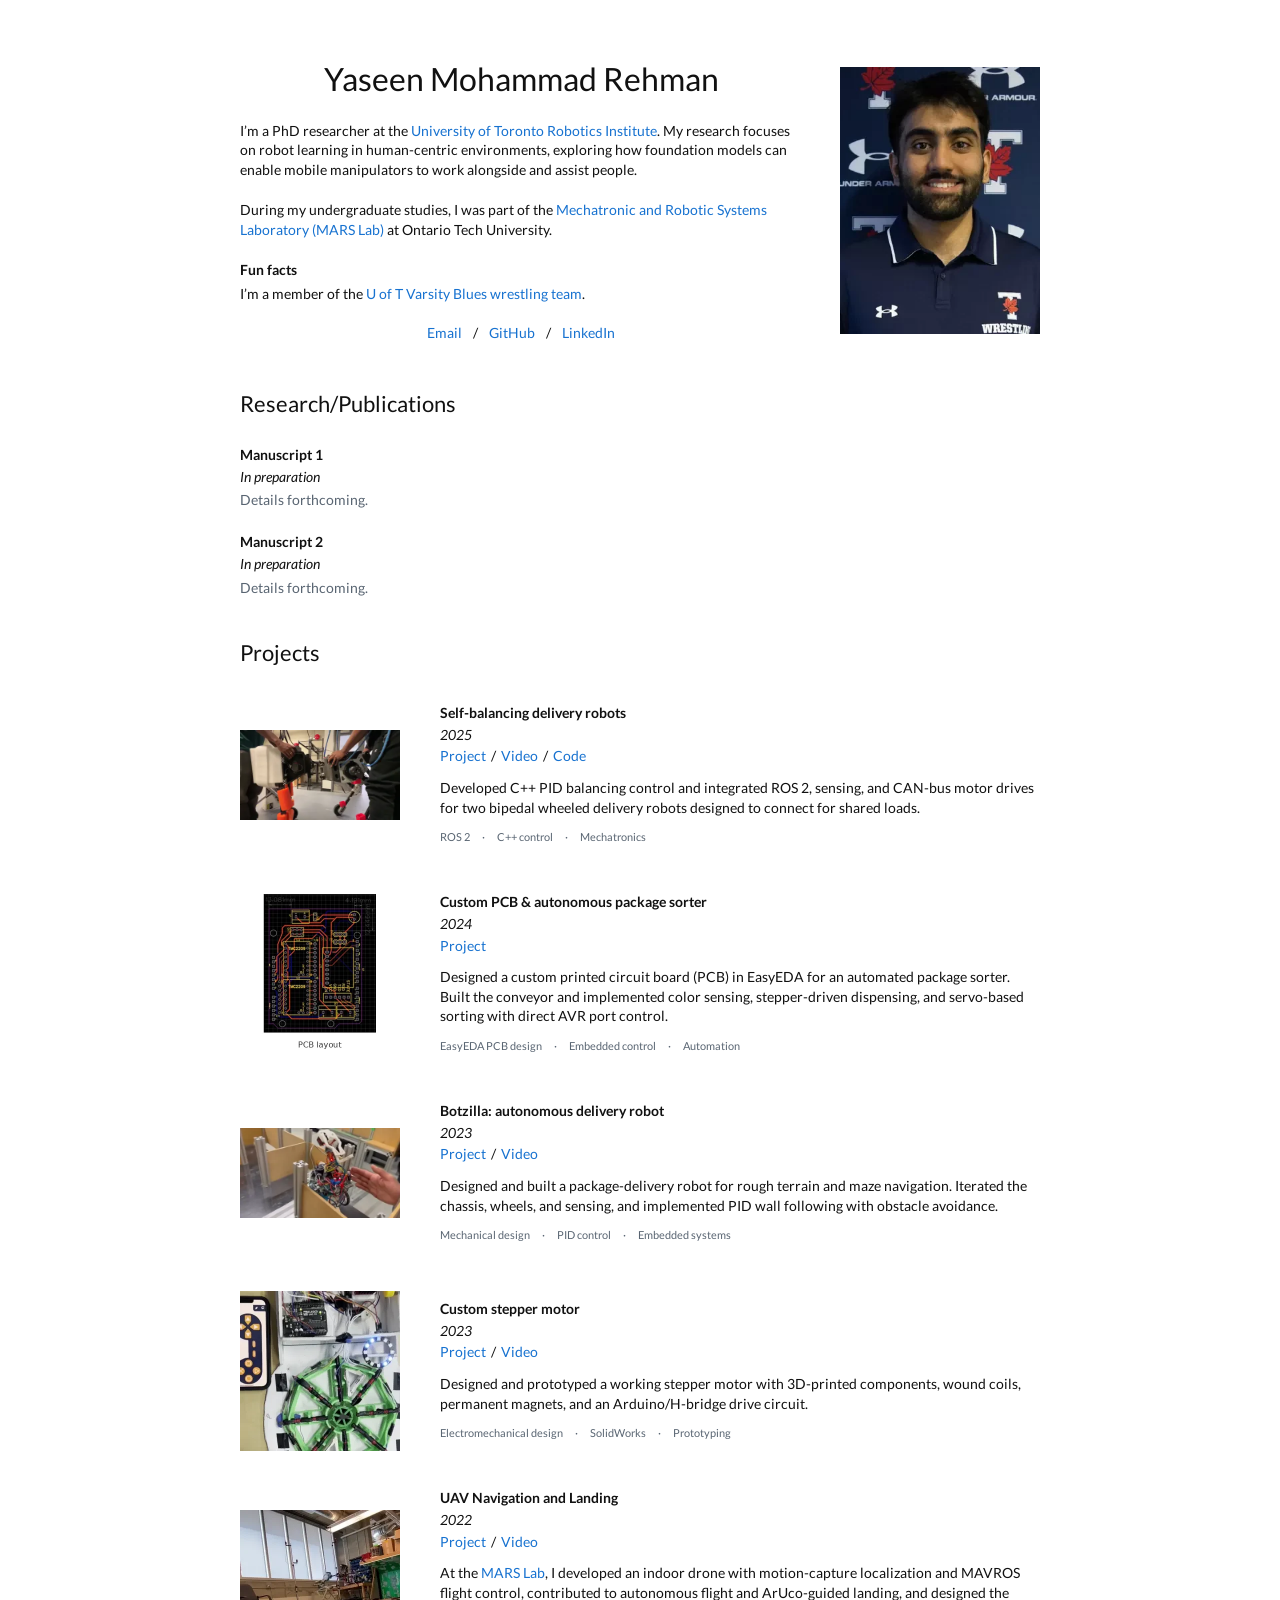
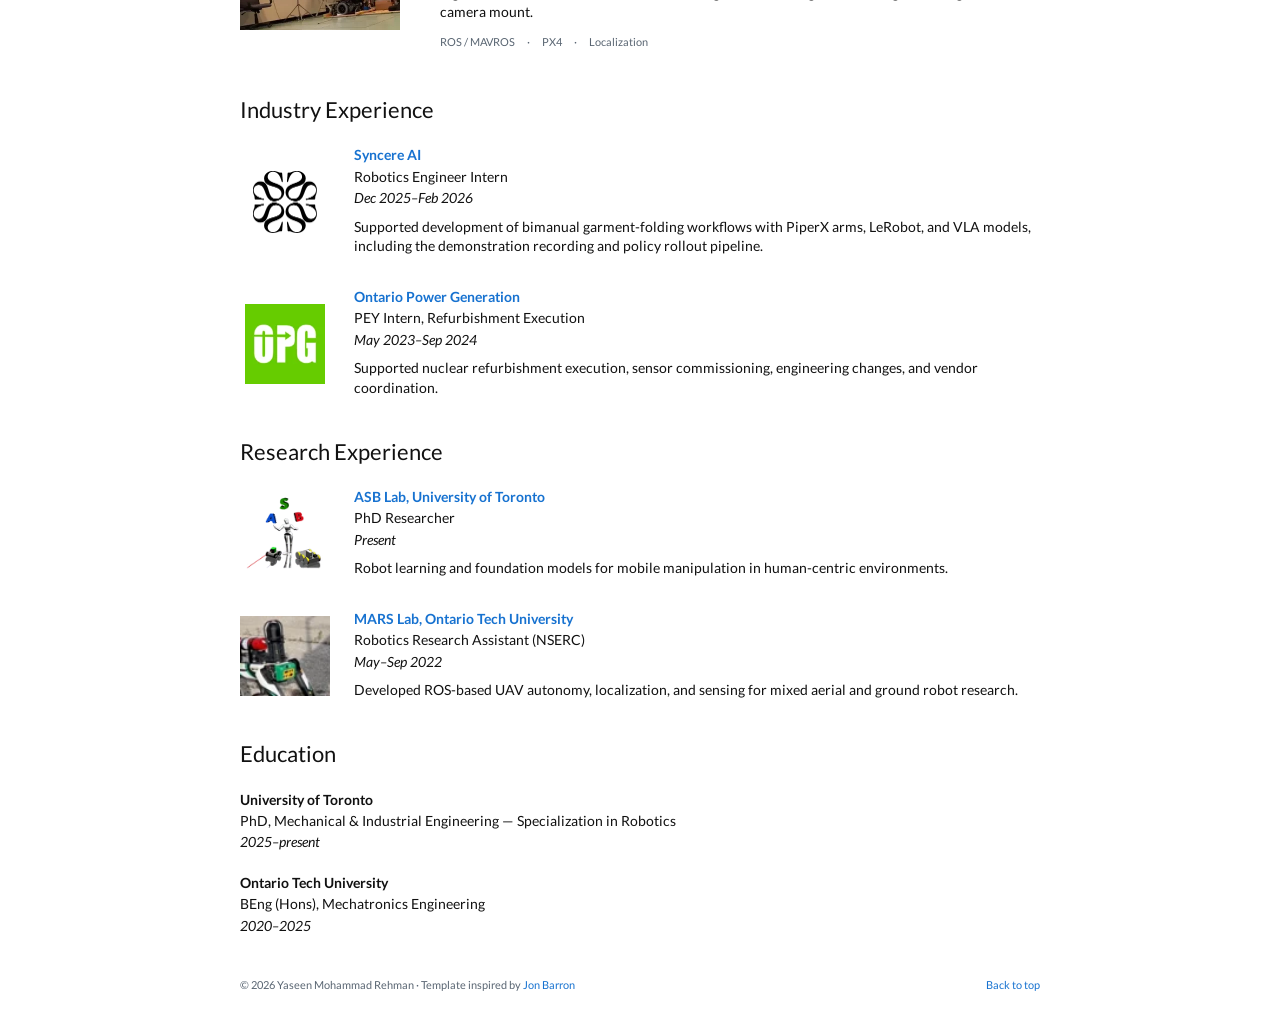
<file: index.html>
<!doctype html>
<html lang="en">
<head>
  <meta charset="utf-8">
  <meta name="viewport" content="width=device-width, initial-scale=1">
  <meta name="description" content="Yaseen Mohammad Rehman — PhD researcher at the University of Toronto Robotics Institute, focused on robot learning in human-centric environments.">
  <meta name="theme-color" content="#ffffff">
  <meta property="og:type" content="website">
  <meta property="og:title" content="Yaseen Mohammad Rehman | Robotics">
  <meta property="og:description" content="Yaseen Mohammad Rehman — PhD researcher at the University of Toronto Robotics Institute, focused on robot learning in human-centric environments.">
  <title>Yaseen Mohammad Rehman | Robotics</title>
  <link rel="icon" href="assets/favicon.svg" type="image/svg+xml">
  <link rel="preload" href="assets/fonts/lato-regular.woff2" as="font" type="font/woff2" crossorigin>
  <link rel="stylesheet" href="styles.css">
  <script src="previews.js" defer></script>
</head>
<body id="top">
  <a class="skip-link" href="#main">Skip to content</a>
  <div class="page">
    <main id="main">
      <section class="intro" aria-labelledby="name">
        <div class="intro-copy">
          <h1 id="name">Yaseen Mohammad Rehman</h1>
          <p>I’m a PhD researcher at the <a href="https://robotics.utoronto.ca/">University of Toronto Robotics Institute</a>. My research focuses on robot learning in human-centric environments, exploring how foundation models can enable mobile manipulators to work alongside and assist people.</p><p>During my undergraduate studies, I was part of the <a href="https://engineering.ontariotechu.ca/mars/index.php">Mechatronic and Robotic Systems Laboratory (MARS Lab)</a> at Ontario Tech University.</p>
          <div class="fun-facts" aria-labelledby="fun-facts-heading">
            <h2 id="fun-facts-heading">Fun facts</h2>
            <p>I’m a member of the <a href="https://varsityblues.ca/sports/wrestling/roster/yaseen-rehman/18204">U of T Varsity Blues wrestling team</a>.</p>
          </div>
          <ul class="social-links" aria-label="Contact and profiles"><li><a href="mailto:yaseenrehman7866@gmail.com">Email</a></li><li><a href="https://github.com/YaseenRehman786">GitHub</a></li><li><a href="https://www.linkedin.com/in/yaseen-m-r/">LinkedIn</a></li></ul>
        </div>
        <figure class="portrait"><img src="assets/profile.webp" alt="Yaseen Mohammad Rehman in his University of Toronto Varsity Blues wrestling team shirt" width="300" height="400" loading="eager" decoding="async" fetchpriority="high"></figure>
      </section>
      <section id="research" class="section" aria-labelledby="research-heading">
        <h2 id="research-heading">Research/Publications</h2>
        <div class="research-list"><article class="paper" id="paper-01">
      <div><h3>Manuscript 1</h3>
      <p class="paper-status">In preparation</p><p class="paper-detail">Details forthcoming.</p></div>
    </article>
<article class="paper" id="paper-02">
      <div><h3>Manuscript 2</h3>
      <p class="paper-status">In preparation</p><p class="paper-detail">Details forthcoming.</p></div>
    </article></div>
      </section>
      <section id="projects" class="section" aria-labelledby="projects-heading">
        <h2 id="projects-heading">Projects</h2>
        <article class="project" id="self-balancing-delivery-robot" aria-labelledby="self-balancing-delivery-robot-title">
      <figure class="project-media"><a href="https://sites.google.com/view/yaseenportfolio/projects/self-balancing-robot"><img src="assets/balancing-poster-two-shots.webp" alt="Self-balancing delivery robot prototype in the original capstone demonstration" width="400" height="226" loading="lazy" decoding="async" data-animated-src="assets/balancing-preview-two-shots.webp" data-still-src="assets/balancing-poster-two-shots.webp"></a></figure>
      <div class="project-copy">
        <h3 id="self-balancing-delivery-robot-title">Self-balancing delivery robots</h3>
        <p class="context">2025</p>
        <div class="resource-links"><a href="https://sites.google.com/view/yaseenportfolio/projects/self-balancing-robot">Project</a><a href="https://drive.google.com/file/d/140x8sOQzNeMM3h2QBOlNDKsRmwEh0HgI/view">Video</a><a href="https://github.com/YaseenRehman786/Bipedal-Self-Balancing-PID">Code</a></div>
        <p class="summary">Developed C++ PID balancing control and integrated ROS 2, sensing, and CAN-bus motor drives for two bipedal wheeled delivery robots designed to connect for shared loads.</p>
        <ul class="tags" aria-label="Technical areas"><li>ROS 2</li><li>C++ control</li><li>Mechatronics</li></ul>
      </div>
    </article>
<article class="project" id="pcb-conveyor-sorter" aria-labelledby="pcb-conveyor-sorter-title">
      <figure class="project-media"><a href="https://sites.google.com/view/yaseenportfolio/projects/autonomous-conveyor-belt"><img src="assets/conveyor-poster.webp" alt="Animated overview of the custom PCB layout, original conveyor CAD animation, and assembled package sorter" width="320" height="320" loading="lazy" decoding="async" data-animated-src="assets/conveyor-preview.webp" data-still-src="assets/conveyor-poster.webp"></a></figure>
      <div class="project-copy">
        <h3 id="pcb-conveyor-sorter-title">Custom PCB &amp; autonomous package sorter</h3>
        <p class="context">2024</p>
        <div class="resource-links"><a href="https://sites.google.com/view/yaseenportfolio/projects/autonomous-conveyor-belt">Project</a></div>
        <p class="summary">Designed a custom printed circuit board (PCB) in EasyEDA for an automated package sorter. Built the conveyor and implemented color sensing, stepper-driven dispensing, and servo-based sorting with direct AVR port control.</p>
        <ul class="tags" aria-label="Technical areas"><li>EasyEDA PCB design</li><li>Embedded control</li><li>Automation</li></ul>
      </div>
    </article>
<article class="project" id="autonomous-delivery-robot" aria-labelledby="autonomous-delivery-robot-title">
      <figure class="project-media"><a href="https://sites.google.com/view/yaseenportfolio/projects/autonomous-delivery-robot"><img src="assets/delivery-poster-132-145.webp" alt="Botzilla demonstrating arm movement and maze navigation in the original project video" width="400" height="226" loading="lazy" decoding="async" data-animated-src="assets/delivery-preview-132-145.webp" data-still-src="assets/delivery-poster-132-145.webp"></a></figure>
      <div class="project-copy">
        <h3 id="autonomous-delivery-robot-title">Botzilla: autonomous delivery robot</h3>
        <p class="context">2023</p>
        <div class="resource-links"><a href="https://sites.google.com/view/yaseenportfolio/projects/autonomous-delivery-robot">Project</a><a href="https://drive.google.com/file/d/1uHFrab03k7BYN2h_JnaWVN8ES2yFJEwb/view">Video</a></div>
        <p class="summary">Designed and built a package-delivery robot for rough terrain and maze navigation. Iterated the chassis, wheels, and sensing, and implemented PID wall following with obstacle avoidance.</p>
        <ul class="tags" aria-label="Technical areas"><li>Mechanical design</li><li>PID control</li><li>Embedded systems</li></ul>
      </div>
    </article>
<article class="project" id="stepper-motor" aria-labelledby="stepper-motor-title">
      <figure class="project-media"><a href="https://sites.google.com/view/yaseenportfolio/projects/stepper-motor"><img src="assets/stepper-poster.webp" alt="Custom stepper motor prototype operating in its original demonstration" width="320" height="320" loading="lazy" decoding="async" data-animated-src="assets/stepper-preview.webp" data-still-src="assets/stepper-poster.webp"></a></figure>
      <div class="project-copy">
        <h3 id="stepper-motor-title">Custom stepper motor</h3>
        <p class="context">2023</p>
        <div class="resource-links"><a href="https://sites.google.com/view/yaseenportfolio/projects/stepper-motor">Project</a><a href="https://drive.google.com/file/d/1NX9uD6P7669vfbMQEWM1z7B1iA-QNAGy/view">Video</a></div>
        <p class="summary">Designed and prototyped a working stepper motor with 3D-printed components, wound coils, permanent magnets, and an Arduino/H-bridge drive circuit.</p>
        <ul class="tags" aria-label="Technical areas"><li>Electromechanical design</li><li>SolidWorks</li><li>Prototyping</li></ul>
      </div>
    </article>
<article class="project" id="autonomous-uav" aria-labelledby="autonomous-uav-title">
      <figure class="project-media"><a href="https://sites.google.com/view/yaseenportfolio/projects/uav-autonomous-drone"><img src="assets/uav-poster.webp" alt="Drone flying indoors during the original MARS Lab demonstration" width="320" height="240" loading="lazy" decoding="async" data-animated-src="assets/uav-preview.webp" data-still-src="assets/uav-poster.webp"></a></figure>
      <div class="project-copy">
        <h3 id="autonomous-uav-title">UAV Navigation and Landing</h3>
        <p class="context">2022</p>
        <div class="resource-links"><a href="https://sites.google.com/view/yaseenportfolio/projects/uav-autonomous-drone">Project</a><a href="https://drive.google.com/file/d/1NvdLM2vuYVGxnkVWqr7gAbdgFJ5pHkAz/view">Video</a></div>
        <p class="summary">At the <a href="https://engineering.ontariotechu.ca/mars/index.php">MARS Lab</a>, I developed an indoor drone with motion-capture localization and MAVROS flight control, contributed to autonomous flight and ArUco-guided landing, and designed the camera mount.</p>
        <ul class="tags" aria-label="Technical areas"><li>ROS / MAVROS</li><li>PX4</li><li>Localization</li></ul>
      </div>
    </article>
      </section>
      <section id="background" class="section background" aria-label="Education and experience">
        <div><h2>Industry Experience</h2><div class="background-entry with-image"><a class="organization-image" href="https://syncere.com/"><img src="assets/syncere.webp" alt="Syncere emblem" width="256" height="250" loading="lazy" decoding="async"></a><div><h3><a href="https://syncere.com/">Syncere AI</a></h3><p>Robotics Engineer Intern</p><p class="date">Dec 2025–Feb 2026</p><p class="detail">Supported development of bimanual garment-folding workflows with PiperX arms, LeRobot, and VLA models, including the demonstration recording and policy rollout pipeline.</p></div></div><div class="background-entry with-image"><a class="organization-image" href="https://www.opg.com/"><img src="assets/opg.webp" alt="Ontario Power Generation emblem" width="128" height="128" loading="lazy" decoding="async"></a><div><h3><a href="https://www.opg.com/">Ontario Power Generation</a></h3><p>PEY Intern, Refurbishment Execution</p><p class="date">May 2023–Sep 2024</p><p class="detail">Supported nuclear refurbishment execution, sensor commissioning, engineering changes, and vendor coordination.</p></div></div></div>
        <div><h2>Research Experience</h2><div class="background-entry with-image"><a class="organization-image" href="https://asblab.mie.utoronto.ca/index.html"><img src="assets/asb.webp" alt="ASB Lab emblem" width="220" height="200" loading="lazy" decoding="async"></a><div><h3><a href="https://asblab.mie.utoronto.ca/index.html">ASB Lab, University of Toronto</a></h3><p>PhD Researcher</p><p class="date">Present</p><p class="detail">Robot learning and foundation models for mobile manipulation in human-centric environments.</p></div></div><div class="background-entry with-image"><a class="organization-image" href="https://engineering.ontariotechu.ca/mars/index.php"><img src="assets/mars.webp" alt="MARS Lab field robot demonstrating fire-extinguishing research" width="400" height="68" loading="lazy" decoding="async"></a><div><h3><a href="https://engineering.ontariotechu.ca/mars/index.php">MARS Lab, Ontario Tech University</a></h3><p>Robotics Research Assistant (NSERC)</p><p class="date">May–Sep 2022</p><p class="detail">Developed ROS-based UAV autonomy, localization, and sensing for mixed aerial and ground robot research.</p></div></div></div>
        <div><h2>Education</h2><div class="background-entry"><div><h3>University of Toronto</h3><p>PhD, Mechanical &amp; Industrial Engineering — Specialization in Robotics</p><p class="date">2025–present</p></div></div><div class="background-entry"><div><h3>Ontario Tech University</h3><p>BEng (Hons), Mechatronics Engineering</p><p class="date">2020–2025</p></div></div></div>
      </section>
    </main>
    <footer>
      <p>© 2026 Yaseen Mohammad Rehman · Template inspired by <a href="https://jonbarron.info/">Jon Barron</a></p>
      <a href="#top">Back to top</a>
    </footer>
  </div>
</body>
</html>
</file>
<file: styles.css>
@font-face { font-family: 'Lato'; font-style: normal; font-weight: 400; font-display: swap; src: url('assets/fonts/lato-regular.woff2') format('woff2'); }
@font-face { font-family: 'Lato'; font-style: normal; font-weight: 700; font-display: swap; src: url('assets/fonts/lato-bold.woff2') format('woff2'); }
@font-face { font-family: 'Lato'; font-style: italic; font-weight: 400; font-display: swap; src: url('assets/fonts/lato-italic.woff2') format('woff2'); }
:root { color-scheme: light; --ink: #111; --muted: #596572; --blue: #1772d0; }
* { box-sizing: border-box; }
html { scroll-behavior: smooth; scroll-padding-top: 24px; }
body { margin: 0; color: var(--ink); background: white; font-family: 'Lato', Verdana, Helvetica, sans-serif; font-size: 14px; line-height: 1.4; }
a { color: var(--blue); text-decoration: none; overflow-wrap: anywhere; }
a:hover { color: #a95d06; text-decoration: none; }
a:focus-visible { outline: 2px solid var(--blue); outline-offset: 4px; }
p { margin: 0 0 14px; }
h1, h2, h3 { line-height: 1.3; }
h1 { margin: 0 0 21px; font-size: 32px; font-weight: 400; text-align: center; }
h2 { margin: 0 0 27px; font-size: 22px; font-weight: 400; }
h3 { margin: 0; font-size: 14px; font-weight: 700; }
figure { margin: 0; }
img { display: block; max-width: 100%; width: 100%; height: auto; }
.page { max-width: 840px; margin: 0 auto; padding: 0 20px; }
.skip-link { position: absolute; top: -100px; left: 12px; padding: 9px 14px; background: white; z-index: 2; }
.skip-link:focus { top: 12px; }
.intro { display: grid; grid-template-columns: minmax(0, 1fr) 200px; gap: 38px; align-items: center; padding: 58px 0 47px; }
.intro-copy > p { margin-bottom: 21px; }
.portrait img { height: auto; }
.fun-facts { margin: 0 0 20px; }
.fun-facts h2 { font-size: 14px; font-weight: 700; margin: 0 0 5px; }
.fun-facts p { margin: 0; }
.social-links { display: flex; justify-content: center; flex-wrap: wrap; gap: 3px 0; list-style: none; margin: 0; padding: 0; }
.social-links li + li::before { content: "/"; margin: 0 11px; color: var(--ink); }
.section { margin: 0 0 42px; }
.project { display: grid; grid-template-columns: 160px minmax(0, 1fr); gap: 40px; align-items: center; margin: 0 0 38px; }
.project-media img { width: 160px; height: 160px; object-fit: contain; }
.project-media figcaption { font-size: 10px; color: var(--muted); margin-top: 5px; }
.project-copy .context { font-style: italic; margin: 3px 0 1px; }
.resource-links { display: flex; flex-wrap: wrap; margin: 2px 0 12px; }
.resource-links a + a::before { content: "/"; color: var(--ink); display: inline-block; margin: 0 5px; }
.project-copy .summary { margin: 0; }
.tags { display: flex; flex-wrap: wrap; gap: 4px 12px; list-style: none; padding: 0; margin: 12px 0 0; font-size: 10.5px; line-height: 1.6; color: var(--muted); }
.tags li + li::before { content: '·'; margin-right: 12px; }
.paper { margin: 0 0 23px; }
.paper h3 { margin: 0 0 3px; }
.paper p { margin: 0; }
.paper-status { font-style: italic; }
.paper-detail { color: var(--muted); margin-top: 4px !important; }
.paper.with-media { display: grid; grid-template-columns: 180px minmax(0, 1fr); gap: 26px; align-items: center; }
.paper-media img { width: 180px; height: 160px; object-fit: contain; }
.background { margin-top: 45px; }
.background > div + div { margin-top: 38px; }
.background h2 { margin-bottom: 22px; }
.background-entry { margin-bottom: 22px; }
.background-entry.with-image { display: grid; grid-template-columns: 90px minmax(0, 1fr); gap: 24px; align-items: center; margin-bottom: 30px; }
.organization-image img { width: 90px; height: 80px; object-fit: contain; }
.organization-image img[src$="syncere.webp"] { filter: brightness(0); padding: 9px; }
.organization-image img[alt^="MARS Lab"] { object-fit: cover; object-position: 82% center; }
.background-entry h3 { font-size: 14px; }
.background-entry p { font-size: 14px; margin: 2px 0; }
.background-entry .date { font-style: italic; }
.background-entry .detail { margin-top: 9px; }
footer { display: flex; flex-wrap: wrap; justify-content: space-between; gap: 8px 20px; font-size: 11px; color: var(--muted); padding: 0 0 28px; }
footer p { margin: 0; }
@media (max-width: 700px) {
  .intro { grid-template-columns: minmax(0, 1fr) 160px; gap: 26px; padding-top: 35px; }
  .project { grid-template-columns: 160px minmax(0, 1fr); gap: 22px; }
  .project-media img { width: 160px; height: 150px; }
}
@media (max-width: 560px) {
  .page { padding: 0 22px; }
  .intro { grid-template-columns: 1fr; gap: 24px; padding: 32px 0 38px; }
  .intro-copy { display: contents; }
  h1 { grid-row: 1; margin: 0; text-align: left; }
  .portrait { grid-row: 2; width: 150px; }
  .intro-copy > p { margin: 0; }
  .fun-facts { margin: 0; }
  .social-links { justify-content: flex-start; }
  .project, .paper.with-media { grid-template-columns: 125px minmax(0, 1fr); gap: 18px; align-items: start; }
  .project-media img, .paper-media img { width: 125px; height: 135px; }
  .resource-links { margin-bottom: 9px; }
  h2 { font-size: 22px; margin-bottom: 23px; }
  .background { grid-template-columns: 1fr; gap: 12px; margin-top: 34px; }
  .background-entry.with-image { grid-template-columns: 64px minmax(0, 1fr); gap: 18px; }
  .organization-image img { width: 64px; height: 64px; }
}
@media (max-width: 390px) {
  .project, .paper.with-media { grid-template-columns: 1fr; gap: 15px; }
  .project-media img, .paper-media img { width: 160px; height: 145px; }
}
@media (prefers-reduced-motion: reduce) { html { scroll-behavior: auto; } }
@media print {
  .page { padding: 0; max-width: none; }
  .intro { padding-top: 0; }
  .skip-link, footer { display: none; }
  .project, .paper, .background-entry { break-inside: avoid; }
  a { color: inherit; }
}
</file>
